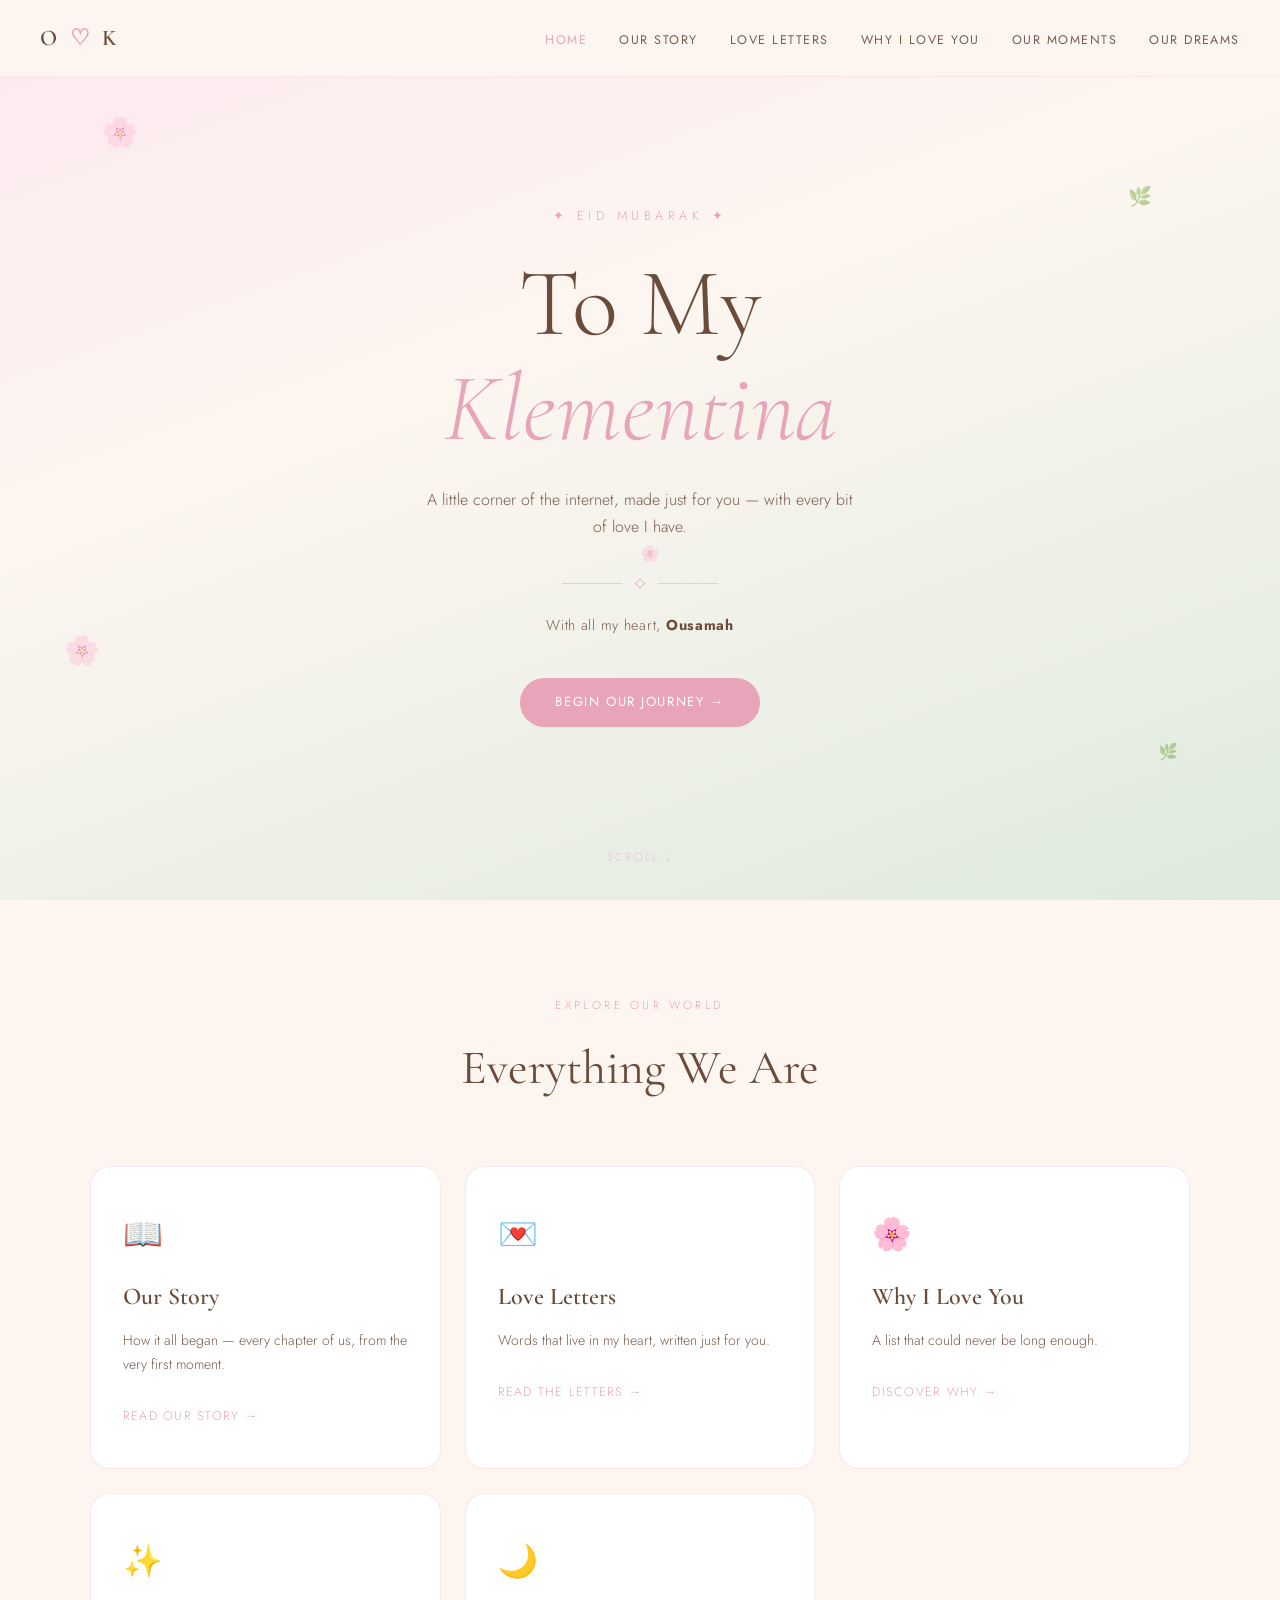
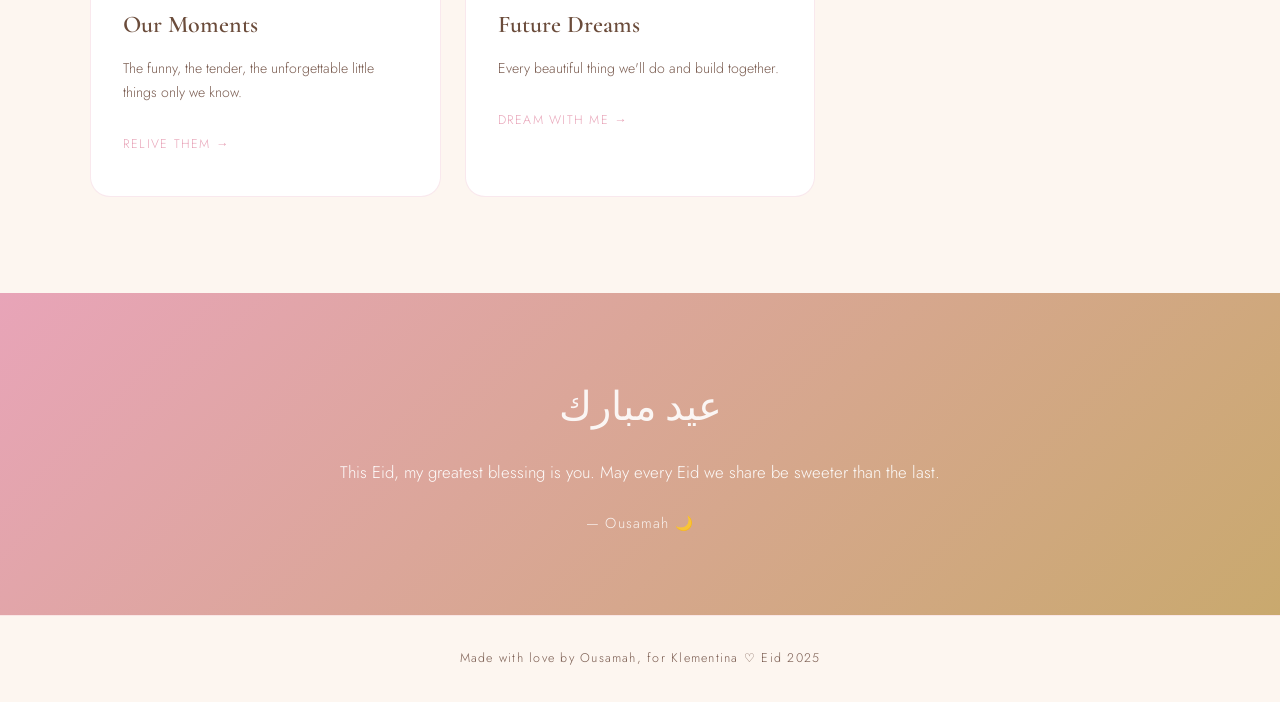
<file: index.html>
<!DOCTYPE html>
<html lang="en">
<head>
  <meta charset="UTF-8" />
  <meta name="viewport" content="width=device-width, initial-scale=1.0"/>
  <title>Ousamah & Klementina ✦ Eid Mubarak</title>
  <link rel="stylesheet" href="css/style.css" />
  <link href="https://fonts.googleapis.com/css2?family=Cormorant+Garamond:ital,wght@0,300;0,400;0,600;1,300;1,400&family=Jost:wght@200;300;400&display=swap" rel="stylesheet"/>
</head>
<body>

  <!-- NAV -->
  <nav class="nav">
    <div class="nav-logo">O <span class="heart-icon">♡</span> K</div>
    <ul class="nav-links">
      <li><a href="index.html" class="active">Home</a></li>
      <li><a href="story.html">Our Story</a></li>
      <li><a href="letters.html">Love Letters</a></li>
      <li><a href="reasons.html">Why I Love You</a></li>
      <li><a href="moments.html">Our Moments</a></li>
      <li><a href="dreams.html">Our Dreams</a></li>
    </ul>
    <button class="nav-toggle" onclick="toggleNav()">☰</button>
  </nav>

  <!-- HERO -->
  <section class="hero">
    <div class="petal petal-1">🌸</div>
    <div class="petal petal-2">🌿</div>
    <div class="petal petal-3">🌸</div>
    <div class="petal petal-4">🌿</div>
    <div class="petal petal-5">🌸</div>

    <div class="hero-content">
      <p class="hero-eid">✦ Eid Mubarak ✦</p>
      <h1 class="hero-title">To My<br/><em>Klementina</em></h1>
      <p class="hero-subtitle">A little corner of the internet, made just for you — with every bit of love I have.</p>
      <div class="hero-divider">
        <span></span><span class="diamond">◇</span><span></span>
      </div>
      <p class="hero-from">With all my heart, <strong>Ousamah</strong></p>
      <a href="story.html" class="btn-primary">Begin Our Journey →</a>
    </div>

    <div class="scroll-hint">scroll ↓</div>
  </section>

  <!-- CARDS OVERVIEW -->
  <section class="cards-section">
    <p class="section-label">explore our world</p>
    <h2 class="section-title">Everything We Are</h2>

    <div class="cards-grid">

      <a href="story.html" class="card card--story">
        <div class="card-icon">📖</div>
        <h3>Our Story</h3>
        <p>How it all began — every chapter of us, from the very first moment.</p>
        <span class="card-link">Read our story →</span>
      </a>

      <a href="letters.html" class="card card--letters">
        <div class="card-icon">💌</div>
        <h3>Love Letters</h3>
        <p>Words that live in my heart, written just for you.</p>
        <span class="card-link">Read the letters →</span>
      </a>

      <a href="reasons.html" class="card card--reasons">
        <div class="card-icon">🌸</div>
        <h3>Why I Love You</h3>
        <p>A list that could never be long enough.</p>
        <span class="card-link">Discover why →</span>
      </a>

      <a href="moments.html" class="card card--moments">
        <div class="card-icon">✨</div>
        <h3>Our Moments</h3>
        <p>The funny, the tender, the unforgettable little things only we know.</p>
        <span class="card-link">Relive them →</span>
      </a>

      <a href="dreams.html" class="card card--dreams">
        <div class="card-icon">🌙</div>
        <h3>Future Dreams</h3>
        <p>Every beautiful thing we'll do and build together.</p>
        <span class="card-link">Dream with me →</span>
      </a>

    </div>
  </section>

  <!-- EID MESSAGE -->
  <section class="eid-banner">
    <div class="eid-inner">
      <p class="eid-arabic">عيد مبارك</p>
      <p class="eid-text">This Eid, my greatest blessing is you. May every Eid we share be sweeter than the last.</p>
      <p class="eid-sig">— Ousamah 🌙</p>
    </div>
  </section>

  <footer class="footer">
    <p>Made with love by Ousamah, for Klementina ♡ Eid 2025</p>
  </footer>

  <script src="js/main.js"></script>
</body>
</html>
</file>
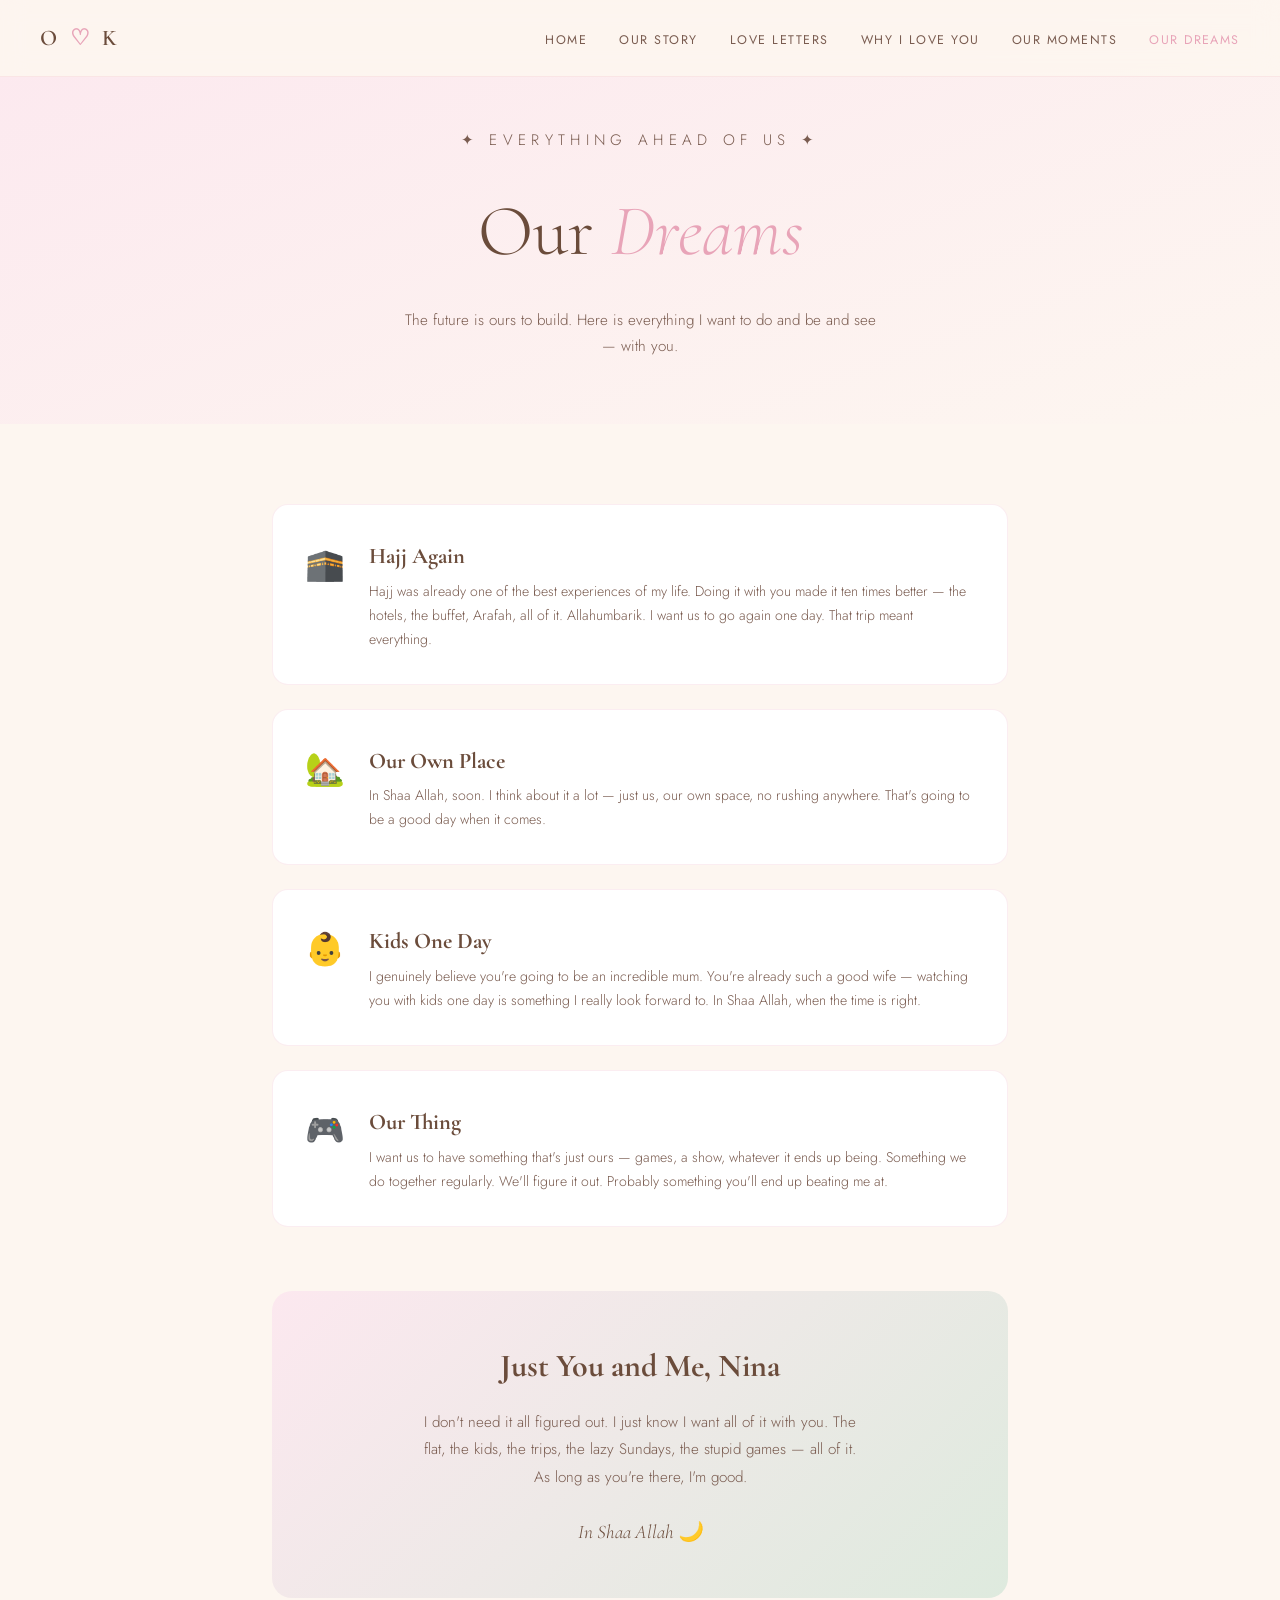
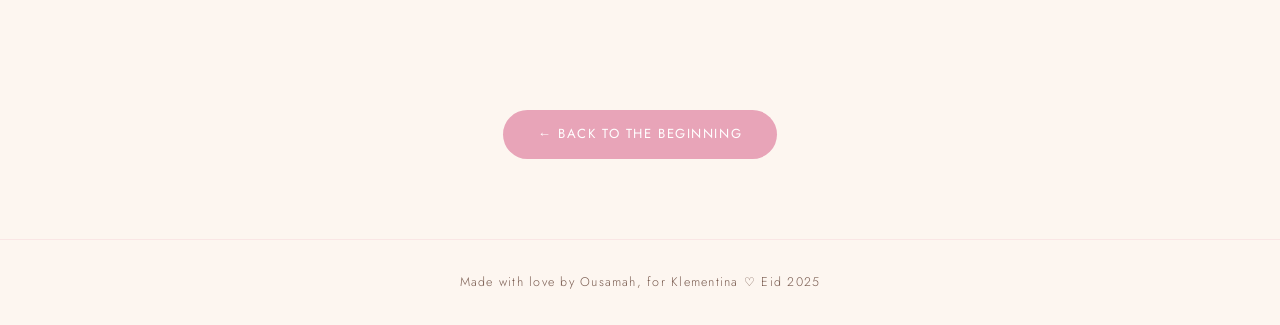
<file: dreams.html>
<!DOCTYPE html>
<html lang="en">
<head>
  <meta charset="UTF-8" />
  <meta name="viewport" content="width=device-width, initial-scale=1.0"/>
  <title>Our Dreams ✦ Ousamah & Klementina</title>
  <link rel="stylesheet" href="css/style.css" />
  <link href="https://fonts.googleapis.com/css2?family=Cormorant+Garamond:ital,wght@0,300;0,400;0,600;1,300;1,400&family=Jost:wght@200;300;400&display=swap" rel="stylesheet"/>
</head>
<body>

  <nav class="nav">
    <div class="nav-logo">O <span class="heart-icon">♡</span> K</div>
    <ul class="nav-links">
      <li><a href="index.html">Home</a></li>
      <li><a href="story.html">Our Story</a></li>
      <li><a href="letters.html">Love Letters</a></li>
      <li><a href="reasons.html">Why I Love You</a></li>
      <li><a href="moments.html">Our Moments</a></li>
      <li><a href="dreams.html" class="active">Our Dreams</a></li>
    </ul>
    <button class="nav-toggle" onclick="toggleNav()">☰</button>
  </nav>

  <section class="page-hero">
    <p class="hero-eid">✦ Everything ahead of us ✦</p>
    <h1>Our <em>Dreams</em></h1>
    <p>The future is ours to build. Here is everything I want to do and be and see — with you.</p>
  </section>

  <section class="dreams-section">

    <div class="dream-item">
      <div class="dream-icon">🕋</div>
      <div>
        <h3>Hajj Again</h3>
        <p>Hajj was already one of the best experiences of my life. Doing it with you made it ten times better — the hotels, the buffet, Arafah, all of it. Allahumbarik. I want us to go again one day. That trip meant everything.</p>
      </div>
    </div>

    <div class="dream-item">
      <div class="dream-icon">🏡</div>
      <div>
        <h3>Our Own Place</h3>
        <p>In Shaa Allah, soon. I think about it a lot — just us, our own space, no rushing anywhere. That's going to be a good day when it comes.</p>
      </div>
    </div>

    <div class="dream-item">
      <div class="dream-icon">👶</div>
      <div>
        <h3>Kids One Day</h3>
        <p>I genuinely believe you're going to be an incredible mum. You're already such a good wife — watching you with kids one day is something I really look forward to. In Shaa Allah, when the time is right.</p>
      </div>
    </div>

    <div class="dream-item">
      <div class="dream-icon">🎮</div>
      <div>
        <h3>Our Thing</h3>
        <p>I want us to have something that's just ours — games, a show, whatever it ends up being. Something we do together regularly. We'll figure it out. Probably something you'll end up beating me at.</p>
      </div>
    </div>

    <div class="dreams-closing">
      <h3>Just You and Me, Nina</h3>
      <p>
        I don't need it all figured out. I just know I want all of it with you.
        The flat, the kids, the trips, the lazy Sundays, the stupid games — all of it.
        As long as you're there, I'm good.
      </p>
      <p style="margin-top: 1.5rem; color: var(--brown); font-family: var(--font-display); font-size: 1.2rem; font-style: italic;">
        In Shaa Allah 🌙
      </p>
    </div>

  </section>

  <div style="text-align:center; padding: 2rem 2rem 5rem;">
    <a href="index.html" class="btn-primary">← Back to the Beginning</a>
  </div>

  <footer class="footer">
    <p>Made with love by Ousamah, for Klementina ♡ Eid 2025</p>
  </footer>

  <script src="js/main.js"></script>
</body>
</html>
</file>
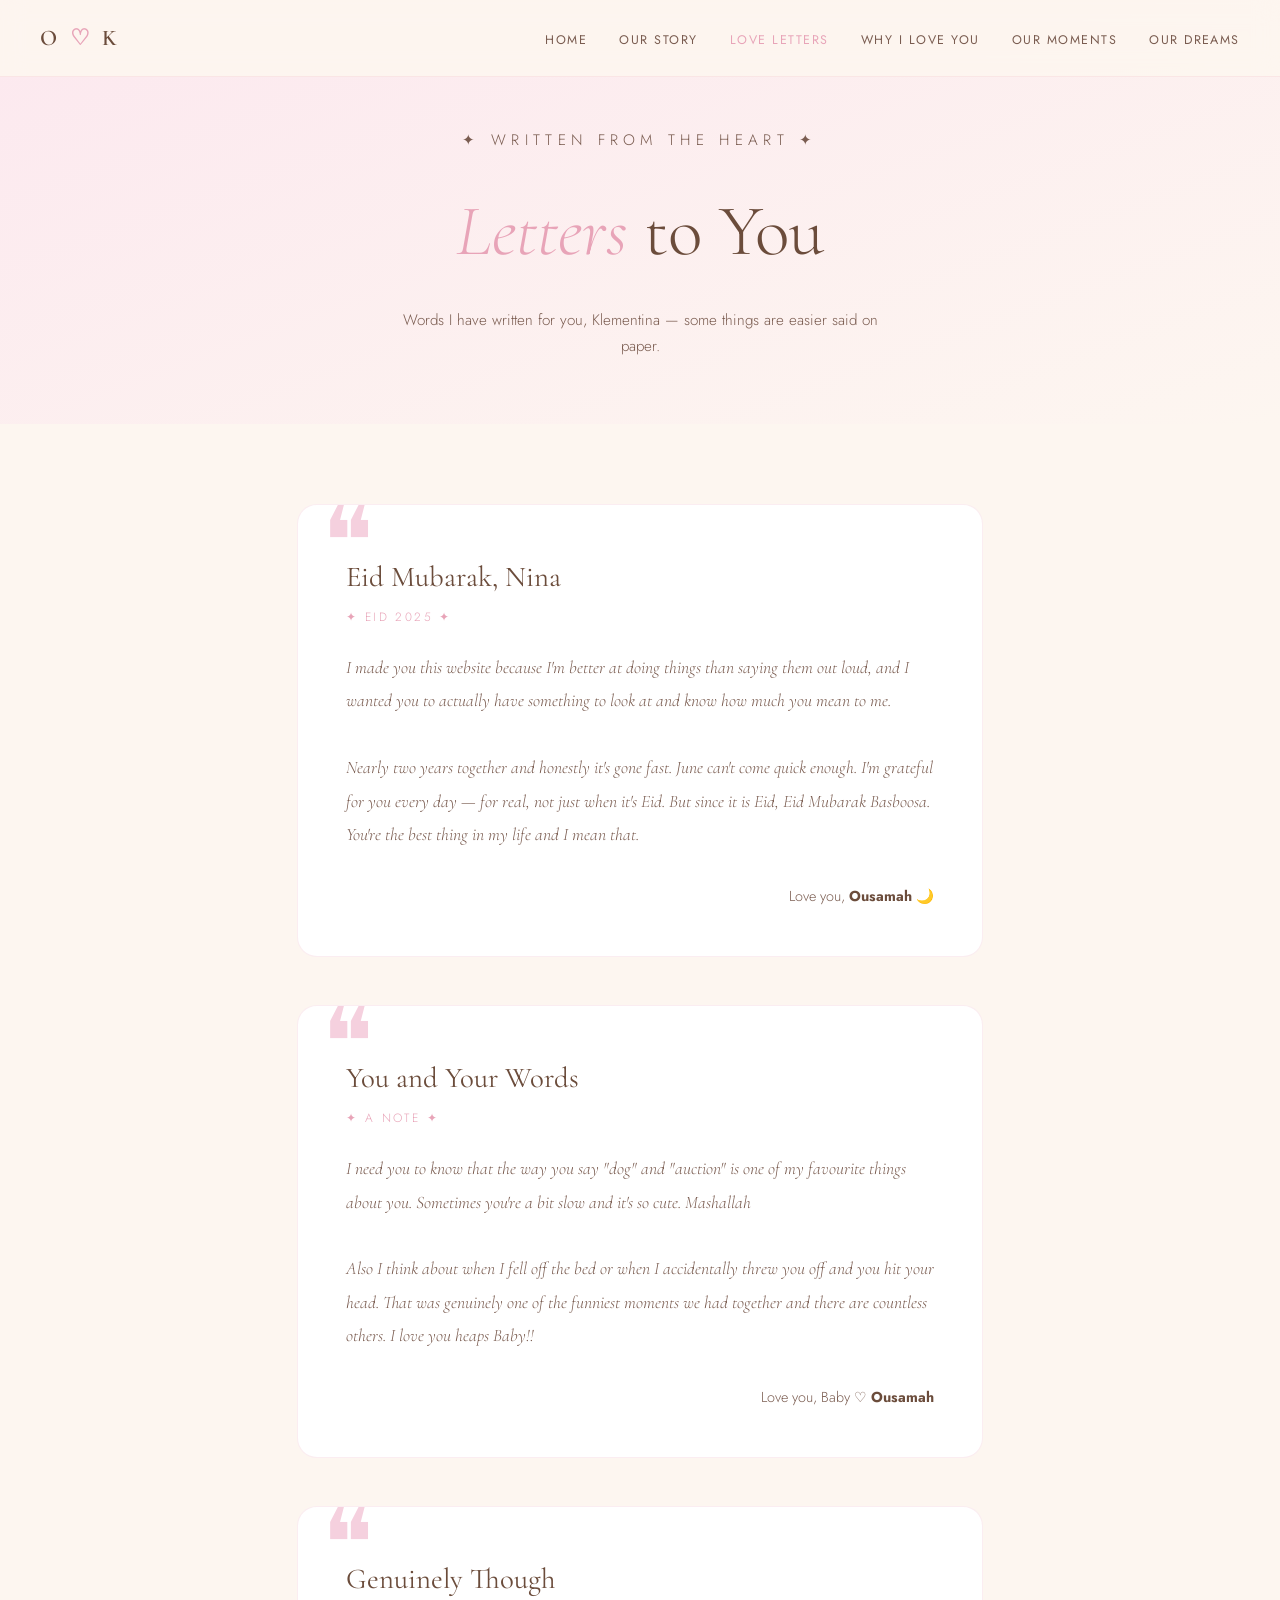
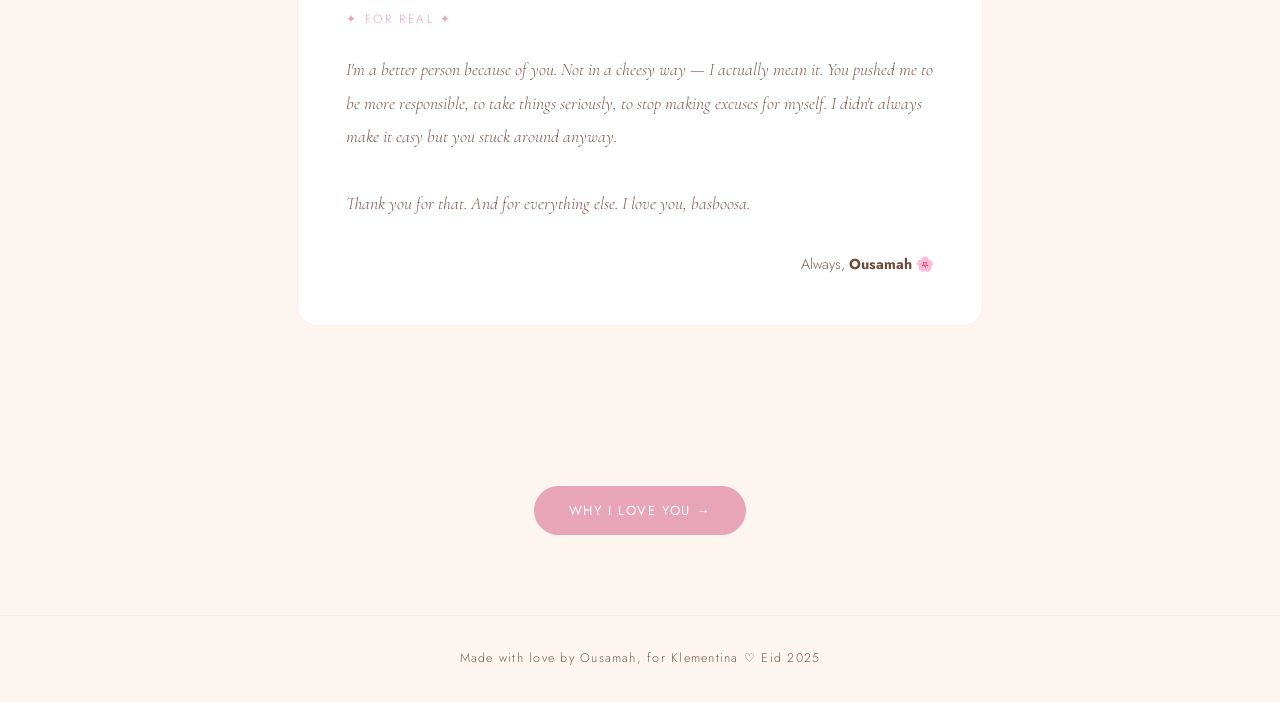
<file: letters.html>
<!DOCTYPE html>
<html lang="en">
<head>
  <meta charset="UTF-8" />
  <meta name="viewport" content="width=device-width, initial-scale=1.0"/>
  <title>Love Letters ✦ Ousamah & Klementina</title>
  <link rel="stylesheet" href="css/style.css" />
  <link href="https://fonts.googleapis.com/css2?family=Cormorant+Garamond:ital,wght@0,300;0,400;0,600;1,300;1,400&family=Jost:wght@200;300;400&display=swap" rel="stylesheet"/>
</head>
<body>

  <nav class="nav">
    <div class="nav-logo">O <span class="heart-icon">♡</span> K</div>
    <ul class="nav-links">
      <li><a href="index.html">Home</a></li>
      <li><a href="story.html">Our Story</a></li>
      <li><a href="letters.html" class="active">Love Letters</a></li>
      <li><a href="reasons.html">Why I Love You</a></li>
      <li><a href="moments.html">Our Moments</a></li>
      <li><a href="dreams.html">Our Dreams</a></li>
    </ul>
    <button class="nav-toggle" onclick="toggleNav()">☰</button>
  </nav>

  <section class="page-hero">
    <p class="hero-eid">✦ Written from the heart ✦</p>
    <h1><em>Letters</em> to You</h1>
    <p>Words I have written for you, Klementina — some things are easier said on paper.</p>
  </section>

  <section class="letters-section">

    <!-- LETTER 1 -->
    <div class="letter">
      <h2 class="letter-title">Eid Mubarak, Nina</h2>
      <p class="letter-date">✦ Eid 2025 ✦</p>
      <div class="letter-body">
        <p>
          I made you this website because I'm better at doing things than saying them out loud,
          and I wanted you to actually have something to look at and know how much you mean to me.
        </p>
        <br/>
        <p>
          Nearly two years together and honestly it's gone fast. June can't come quick enough.
          I'm grateful for you every day — for real, not just when it's Eid. But since it is Eid,
          Eid Mubarak Basboosa. You're the best thing in my life and I mean that.
        </p>
      </div>
      <p class="letter-sig">Love you, <strong>Ousamah</strong> 🌙</p>
    </div>

    <!-- LETTER 2 -->
    <div class="letter">
      <h2 class="letter-title">You and Your Words</h2>
      <p class="letter-date">✦ A note ✦</p>
      <div class="letter-body">
        <p>
          I need you to know that the way you say "dog" and "auction" is one of my favourite
          things about you. Sometimes you're a bit slow and it's so cute. Mashallah
        </p>
        <br/>
        <p>
          Also I think about when I fell off the bed or when I accidentally threw you off and you hit your head. That was genuinely one of the
          funniest moments we had together and there are countless others. I love you heaps Baby!!
        </p>
      </div>
      <p class="letter-sig">Love you, Baby ♡ <strong>Ousamah</strong></p>
    </div>

    <!-- LETTER 3 -->
    <div class="letter">
      <h2 class="letter-title">Genuinely Though</h2>
      <p class="letter-date">✦ For real ✦</p>
      <div class="letter-body">
        <p>
          I'm a better person because of you. Not in a cheesy way — I actually mean it.
          You pushed me to be more responsible, to take things seriously, to stop making
          excuses for myself. I didn't always make it easy but you stuck around anyway.
        </p>
        <br/>
        <p>
          Thank you for that. And for everything else.
          I love you, basboosa.
        </p>
      </div>
      <p class="letter-sig">Always, <strong>Ousamah</strong> 🌸</p>
    </div>

  </section>

  <div style="text-align:center; padding: 2rem 2rem 5rem;">
    <a href="reasons.html" class="btn-primary">Why I Love You →</a>
  </div>

  <footer class="footer">
    <p>Made with love by Ousamah, for Klementina ♡ Eid 2025</p>
  </footer>

  <script src="js/main.js"></script>
</body>
</html>
</file>
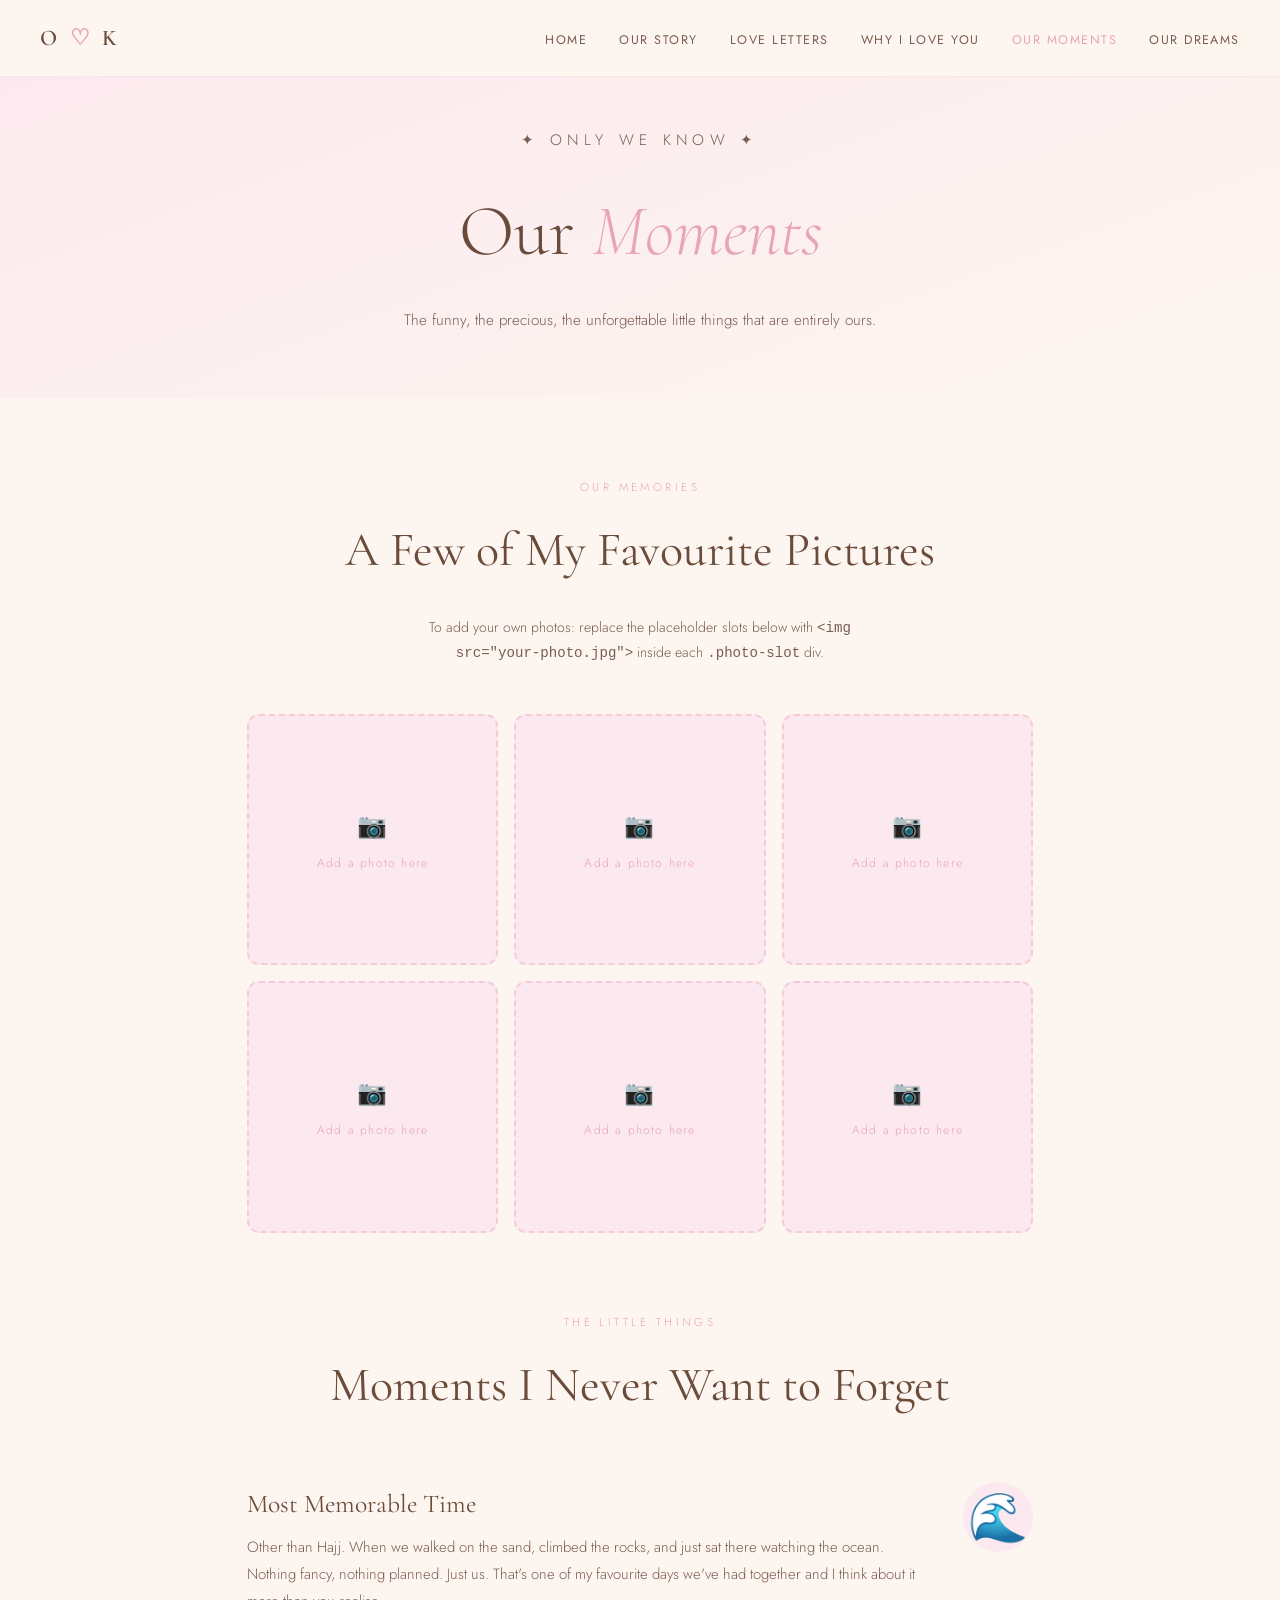
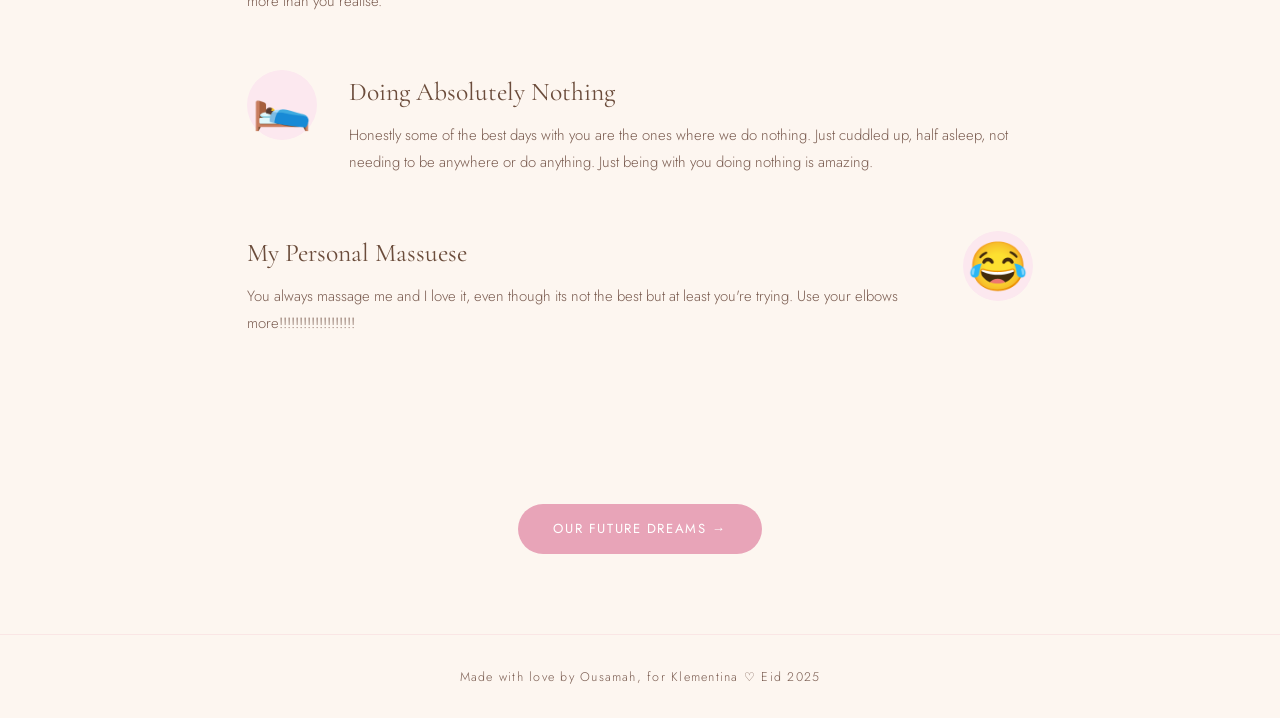
<file: moments.html>
<!DOCTYPE html>
<html lang="en">
<head>
  <meta charset="UTF-8" />
  <meta name="viewport" content="width=device-width, initial-scale=1.0"/>
  <title>Our Moments ✦ Ousamah & Klementina</title>
  <link rel="stylesheet" href="css/style.css" />
  <link href="https://fonts.googleapis.com/css2?family=Cormorant+Garamond:ital,wght@0,300;0,400;0,600;1,300;1,400&family=Jost:wght@200;300;400&display=swap" rel="stylesheet"/>
</head>
<body>

  <nav class="nav">
    <div class="nav-logo">O <span class="heart-icon">♡</span> K</div>
    <ul class="nav-links">
      <li><a href="index.html">Home</a></li>
      <li><a href="story.html">Our Story</a></li>
      <li><a href="letters.html">Love Letters</a></li>
      <li><a href="reasons.html">Why I Love You</a></li>
      <li><a href="moments.html" class="active">Our Moments</a></li>
      <li><a href="dreams.html">Our Dreams</a></li>
    </ul>
    <button class="nav-toggle" onclick="toggleNav()">☰</button>
  </nav>

  <section class="page-hero">
    <p class="hero-eid">✦ Only we know ✦</p>
    <h1>Our <em>Moments</em></h1>
    <p>The funny, the precious, the unforgettable little things that are entirely ours.</p>
  </section>

  <section class="moments-section">

    <!-- PHOTO GRID -->
    <div style="margin-bottom: 1rem;">
      <p class="section-label" style="text-align:center;">our memories</p>
      <h2 class="section-title" style="text-align:center; margin-bottom: 1.5rem;">A Few of My Favourite Pictures</h2>
      <p style="text-align:center; color: var(--text-soft); font-size: 0.88rem; margin-bottom: 2rem; max-width:500px; margin-left:auto; margin-right:auto;">
        To add your own photos: replace the placeholder slots below with <code>&lt;img src="your-photo.jpg"&gt;</code> inside each <code>.photo-slot</code> div.
      </p>
    </div>

    <div class="photo-grid">
      <div class="photo-slot"><span>📷</span>Add a photo here</div>
      <div class="photo-slot"><span>📷</span>Add a photo here</div>
      <div class="photo-slot"><span>📷</span>Add a photo here</div>
      <div class="photo-slot"><span>📷</span>Add a photo here</div>
      <div class="photo-slot"><span>📷</span>Add a photo here</div>
      <div class="photo-slot"><span>📷</span>Add a photo here</div>
    </div>

    <!-- MOMENTS -->
    <div style="margin-top: 5rem;">
      <p class="section-label" style="text-align:center;">the little things</p>
      <h2 class="section-title" style="text-align:center;">Moments I Never Want to Forget</h2>
    </div>

    <div class="moment-block">
      <div class="moment-emoji">🌊</div>
      <div class="moment-text">
        <h3>Most Memorable Time</h3>
        <p>Other than Hajj. When we walked on the sand, climbed the rocks, and just sat there watching the ocean. Nothing fancy, nothing planned. Just us. That's one of my favourite days we've had together and I think about it more than you realise.</p>
      </div>
    </div>

    <div class="moment-block">
      <div class="moment-emoji">🛌</div>
      <div class="moment-text">
        <h3>Doing Absolutely Nothing</h3>
        <p>Honestly some of the best days with you are the ones where we do nothing. Just cuddled up, half asleep, not needing to be anywhere or do anything. Just being with you doing nothing is amazing.</p>
      </div>
    </div>

    <div class="moment-block">
      <div class="moment-emoji">😂</div>
      <div class="moment-text">
        <h3>My Personal Massuese</h3>
        <p>You always massage me and I love it, even though its not the best but at least you're trying. Use your elbows more!!!!!!!!!!!!!!!!!!!</p>
      </div>
    </div>

  </section>

  <div style="text-align:center; padding: 2rem 2rem 5rem;">
    <a href="dreams.html" class="btn-primary">Our Future Dreams →</a>
  </div>

  <footer class="footer">
    <p>Made with love by Ousamah, for Klementina ♡ Eid 2025</p>
  </footer>

  <script src="js/main.js"></script>
</body>
</html>
</file>
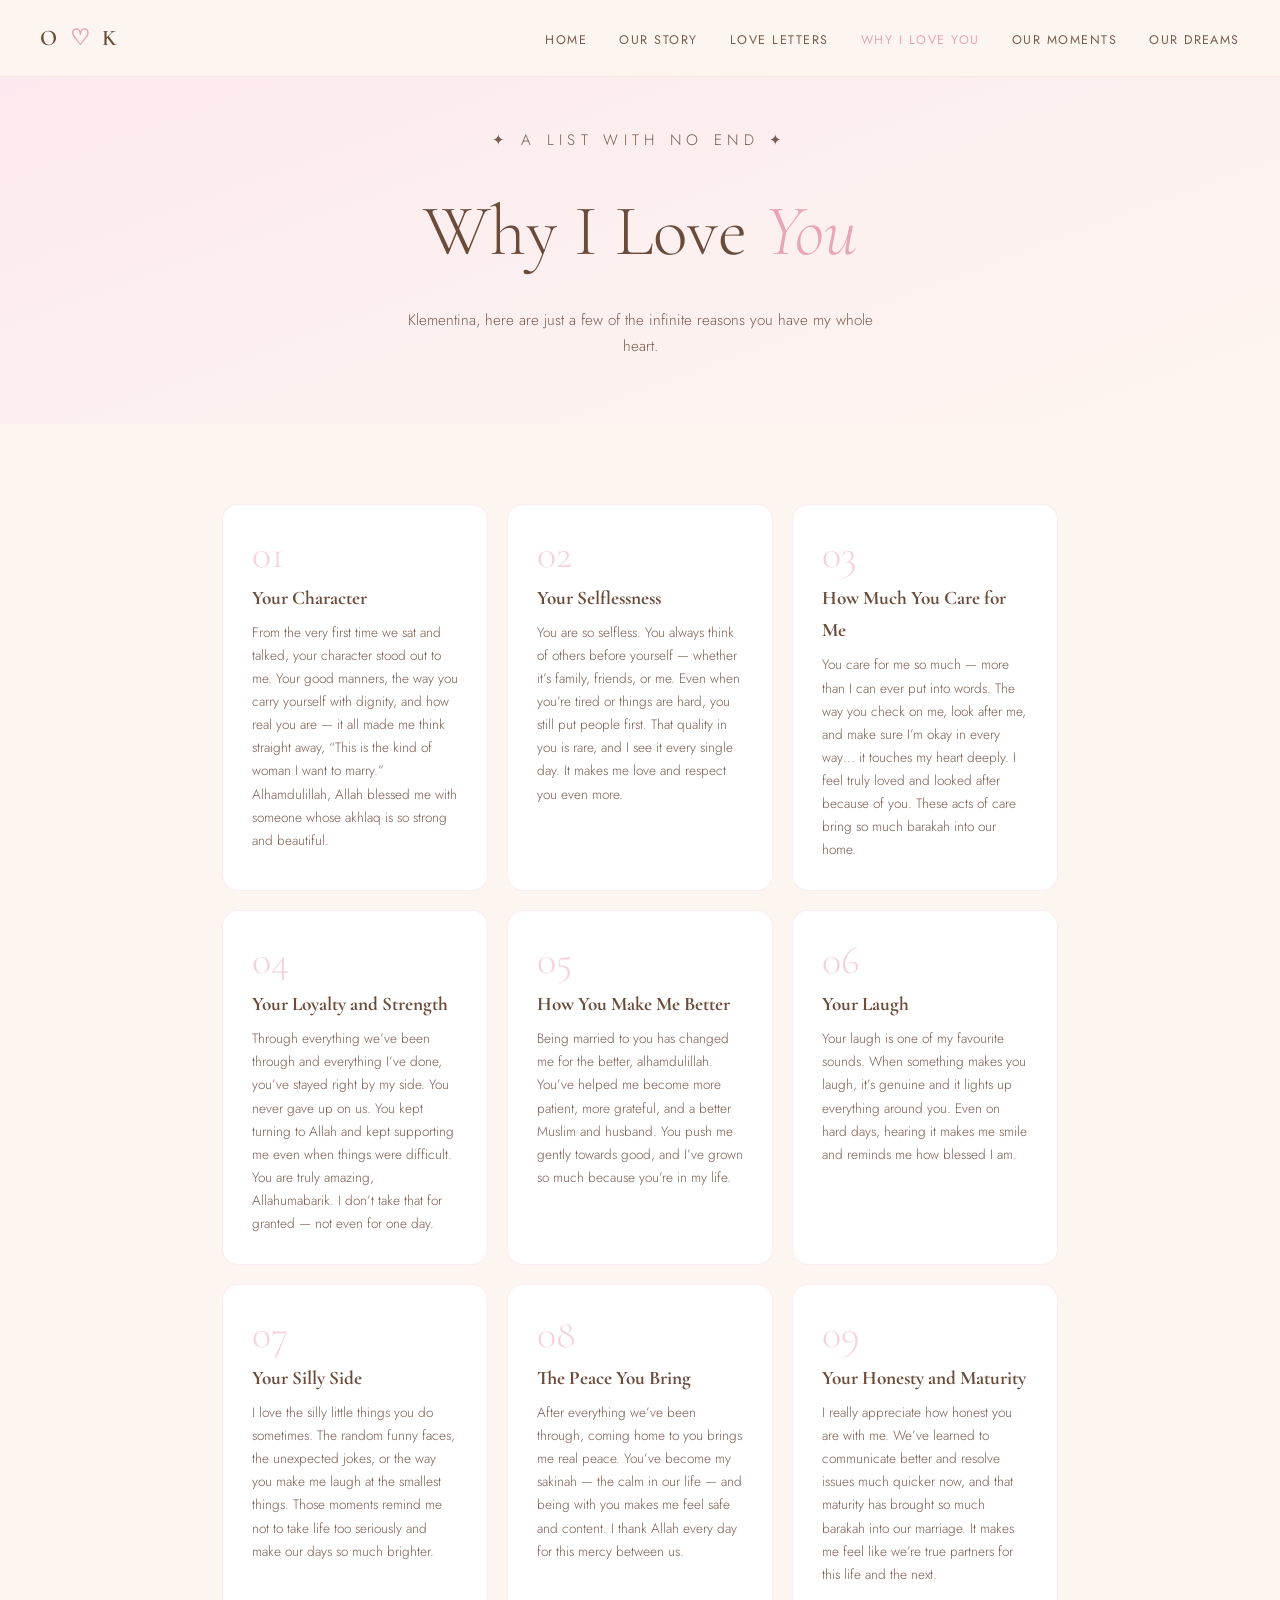
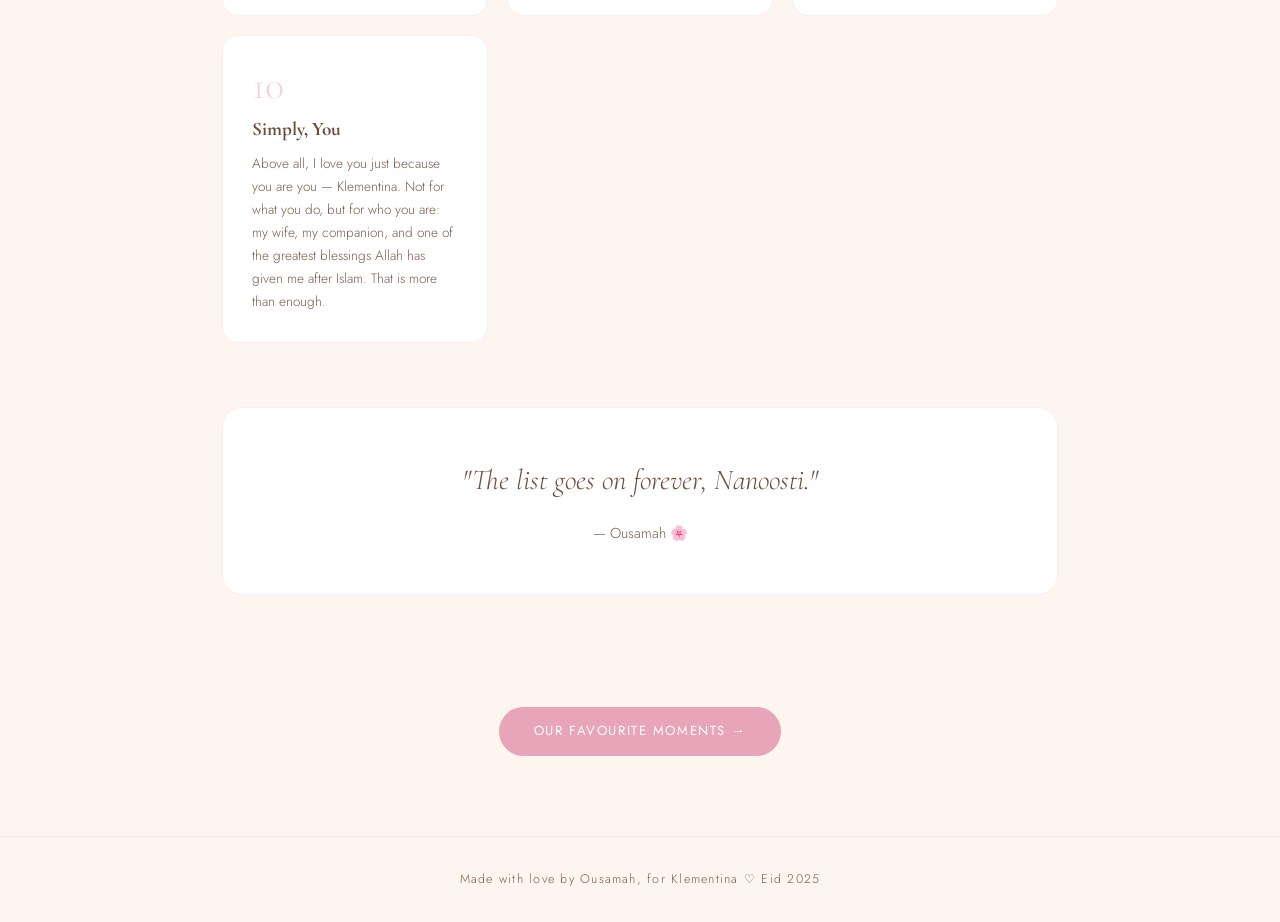
<file: reasons.html>
<!DOCTYPE html>
<html lang="en">
<head>
  <meta charset="UTF-8" />
  <meta name="viewport" content="width=device-width, initial-scale=1.0"/>
  <title>Why I Love You ✦ Ousamah & Klementina</title>
  <link rel="stylesheet" href="css/style.css" />
  <link href="https://fonts.googleapis.com/css2?family=Cormorant+Garamond:ital,wght@0,300;0,400;0,600;1,300;1,400&family=Jost:wght@200;300;400&display=swap" rel="stylesheet"/>
</head>
<body>

  <nav class="nav">
    <div class="nav-logo">O <span class="heart-icon">♡</span> K</div>
    <ul class="nav-links">
      <li><a href="index.html">Home</a></li>
      <li><a href="story.html">Our Story</a></li>
      <li><a href="letters.html">Love Letters</a></li>
      <li><a href="reasons.html" class="active">Why I Love You</a></li>
      <li><a href="moments.html">Our Moments</a></li>
      <li><a href="dreams.html">Our Dreams</a></li>
    </ul>
    <button class="nav-toggle" onclick="toggleNav()">☰</button>
  </nav>

  <section class="page-hero">
    <p class="hero-eid">✦ A list with no end ✦</p>
    <h1>Why I Love <em>You</em></h1>
    <p>Klementina, here are just a few of the infinite reasons you have my whole heart.</p>
  </section>

  <section class="reasons-section">

<div class="reasons-grid">

  <div class="reason-card">
    <div class="reason-number">01</div>
    <h4>Your Character</h4>
    <p>From the very first time we sat and talked, your character stood out to me. Your good manners, the way you carry yourself with dignity, and how real you are — it all made me think straight away, “This is the kind of woman I want to marry.” Alhamdulillah, Allah blessed me with someone whose akhlaq is so strong and beautiful.</p>
  </div>

  <div class="reason-card">
    <div class="reason-number">02</div>
    <h4>Your Selflessness</h4>
    <p>You are so selfless. You always think of others before yourself — whether it’s family, friends, or me. Even when you’re tired or things are hard, you still put people first. That quality in you is rare, and I see it every single day. It makes me love and respect you even more.</p>
  </div>

  <div class="reason-card">
    <div class="reason-number">03</div>
    <h4>How Much You Care for Me</h4>
    <p>You care for me so much — more than I can ever put into words. The way you check on me, look after me, and make sure I’m okay in every way… it touches my heart deeply. I feel truly loved and looked after because of you. These acts of care bring so much barakah into our home.</p>
  </div>

  <div class="reason-card">
    <div class="reason-number">04</div>
    <h4>Your Loyalty and Strength</h4>
    <p>Through everything we’ve been through and everything I’ve done, you’ve stayed right by my side. You never gave up on us. You kept turning to Allah and kept supporting me even when things were difficult. You are truly amazing, Allahumabarik. I don’t take that for granted — not even for one day.</p>
  </div>

  <div class="reason-card">
    <div class="reason-number">05</div>
    <h4>How You Make Me Better</h4>
    <p>Being married to you has changed me for the better, alhamdulillah. You’ve helped me become more patient, more grateful, and a better Muslim and husband. You push me gently towards good, and I’ve grown so much because you’re in my life.</p>
  </div>

  <div class="reason-card">
    <div class="reason-number">06</div>
    <h4>Your Laugh</h4>
    <p>Your laugh is one of my favourite sounds. When something makes you laugh, it’s genuine and it lights up everything around you. Even on hard days, hearing it makes me smile and reminds me how blessed I am.</p>
  </div>

  <div class="reason-card">
    <div class="reason-number">07</div>
    <h4>Your Silly Side</h4>
    <p>I love the silly little things you do sometimes. The random funny faces, the unexpected jokes, or the way you make me laugh at the smallest things. Those moments remind me not to take life too seriously and make our days so much brighter.</p>
  </div>

  <div class="reason-card">
    <div class="reason-number">08</div>
    <h4>The Peace You Bring</h4>
    <p>After everything we’ve been through, coming home to you brings me real peace. You’ve become my sakinah — the calm in our life — and being with you makes me feel safe and content. I thank Allah every day for this mercy between us.</p>
  </div>

  <div class="reason-card">
    <div class="reason-number">09</div>
    <h4>Your Honesty and Maturity</h4>
    <p>I really appreciate how honest you are with me. We’ve learned to communicate better and resolve issues much quicker now, and that maturity has brought so much barakah into our marriage. It makes me feel like we’re true partners for this life and the next.</p>
  </div>

  <div class="reason-card">
    <div class="reason-number">10</div>
    <h4>Simply, You</h4>
    <p>Above all, I love you just because you are you — Klementina. Not for what you do, but for who you are: my wife, my companion, and one of the greatest blessings Allah has given me after Islam. That is more than enough.</p>
  </div>

</div>

    <div style="text-align:center; margin-top: 4rem; padding: 3rem; background: white; border-radius: 20px; border: 1px solid rgba(232,164,184,0.2);">
      <p style="font-family: var(--font-display); font-size: 1.8rem; color: var(--brown); font-style: italic; margin-bottom: 1rem;">
        "The list goes on forever, Nanoosti."
      </p>
      <p style="color: var(--text-soft); font-size: 0.9rem;">— Ousamah 🌸</p>
    </div>

  </section>

  <div style="text-align:center; padding: 2rem 2rem 5rem;">
    <a href="moments.html" class="btn-primary">Our Favourite Moments →</a>
  </div>

  <footer class="footer">
    <p>Made with love by Ousamah, for Klementina ♡ Eid 2025</p>
  </footer>

  <script src="js/main.js"></script>
</body>
</html>
</file>
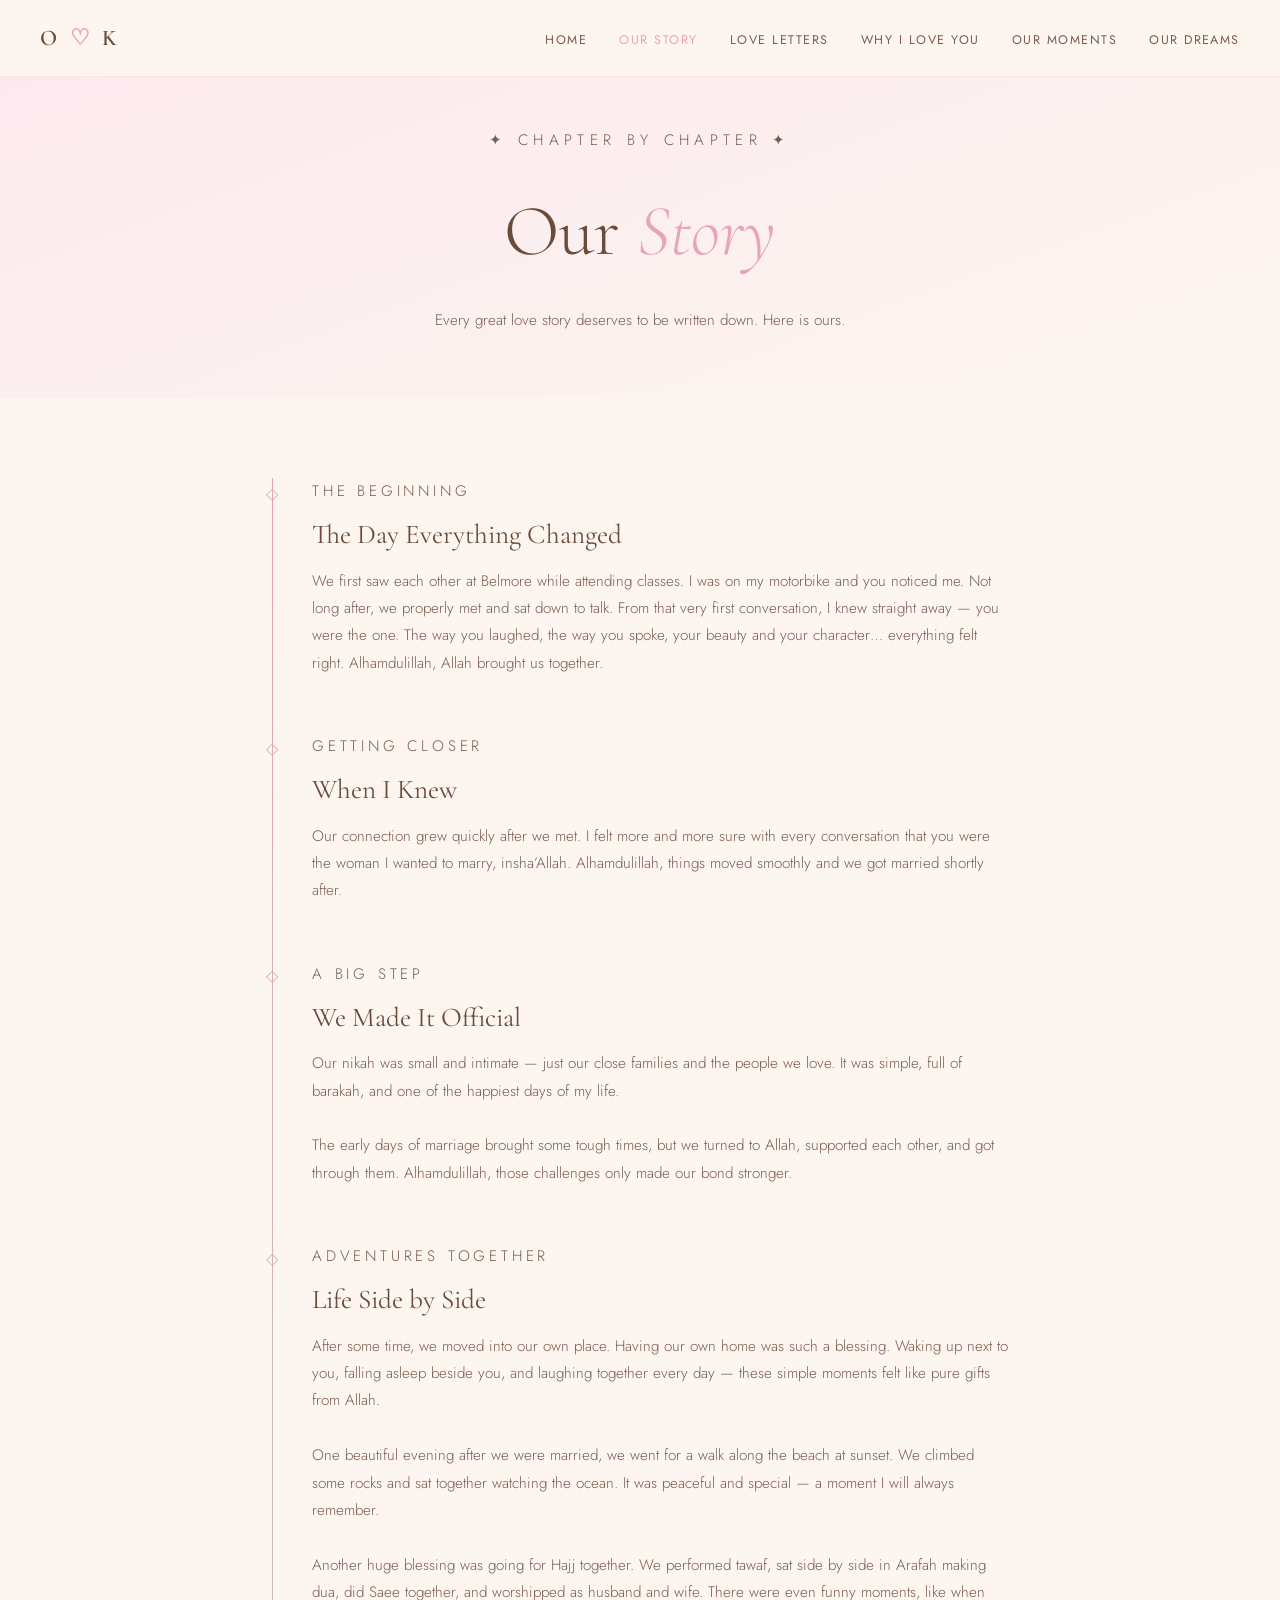
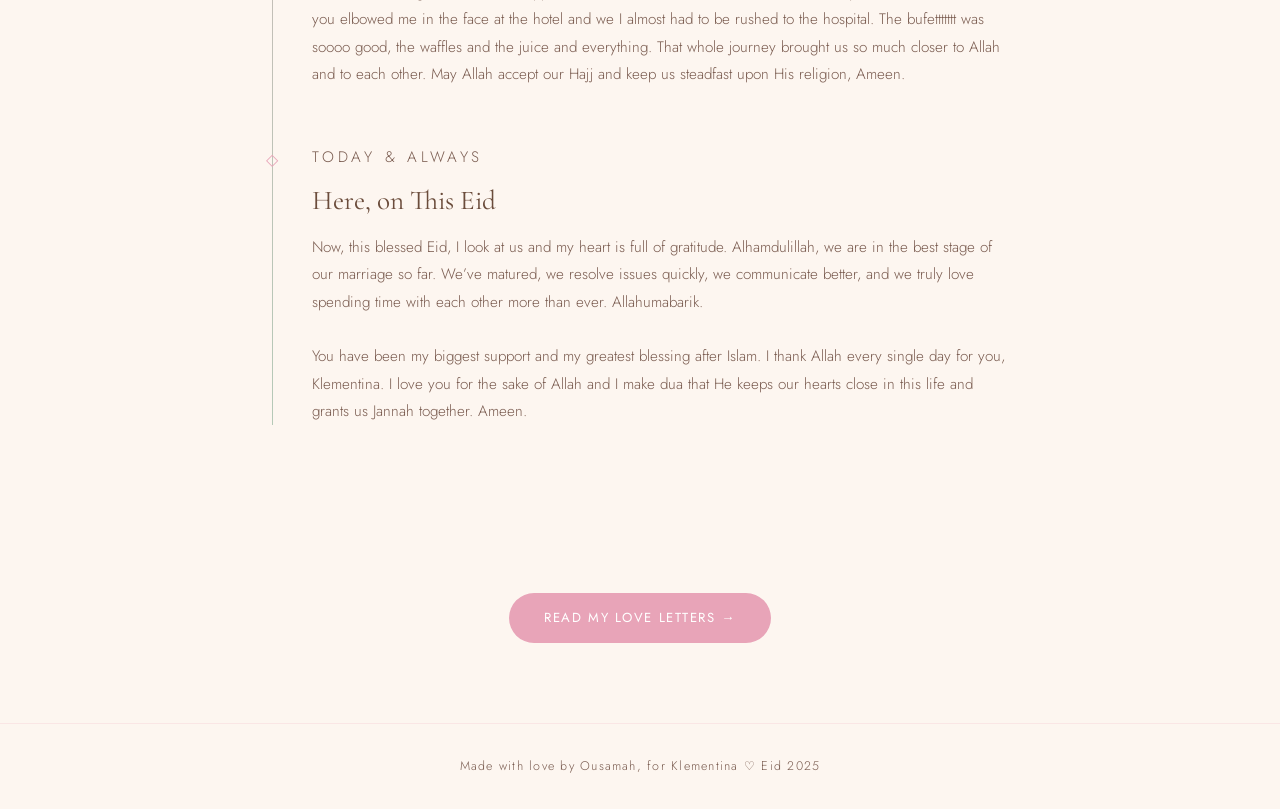
<file: story.html>
<!DOCTYPE html>
<html lang="en">
<head>
  <meta charset="UTF-8" />
  <meta name="viewport" content="width=device-width, initial-scale=1.0"/>
  <title>Our Story ✦ Ousamah & Klementina</title>
  <link rel="stylesheet" href="css/style.css" />
  <link href="https://fonts.googleapis.com/css2?family=Cormorant+Garamond:ital,wght@0,300;0,400;0,600;1,300;1,400&family=Jost:wght@200;300;400&display=swap" rel="stylesheet"/>
</head>
<body>

  <nav class="nav">
    <div class="nav-logo">O <span class="heart-icon">♡</span> K</div>
    <ul class="nav-links">
      <li><a href="index.html">Home</a></li>
      <li><a href="story.html" class="active">Our Story</a></li>
      <li><a href="letters.html">Love Letters</a></li>
      <li><a href="reasons.html">Why I Love You</a></li>
      <li><a href="moments.html">Our Moments</a></li>
      <li><a href="dreams.html">Our Dreams</a></li>
    </ul>
    <button class="nav-toggle" onclick="toggleNav()">☰</button>
  </nav>

  <section class="page-hero">
    <p class="hero-eid">✦ Chapter by Chapter ✦</p>
    <h1>Our <em>Story</em></h1>
    <p>Every great love story deserves to be written down. Here is ours.</p>
  </section>

  <section class="story-section">
		<div class="timeline">

  <div class="timeline-item">
    <p class="timeline-date">The Beginning</p>
    <h3>The Day Everything Changed</h3>
    <p>
      We first saw each other at Belmore while attending classes. I was on my motorbike and you noticed me. Not long after, we properly met and sat down to talk. From that very first conversation, I knew straight away — you were the one. The way you laughed, the way you spoke, your beauty and your character… everything felt right. Alhamdulillah, Allah brought us together.
    </p>
  </div>

  <div class="timeline-item">
    <p class="timeline-date">Getting Closer</p>
    <h3>When I Knew</h3>
    <p>
      Our connection grew quickly after we met. I felt more and more sure with every conversation that you were the woman I wanted to marry, insha’Allah. Alhamdulillah, things moved smoothly and we got married shortly after.
    </p>
  </div>

  <div class="timeline-item">
    <p class="timeline-date">A Big Step</p>
    <h3>We Made It Official</h3>
    <p>
      Our nikah was small and intimate — just our close families and the people we love. It was simple, full of barakah, and one of the happiest days of my life.<br><br>
      The early days of marriage brought some tough times, but we turned to Allah, supported each other, and got through them. Alhamdulillah, those challenges only made our bond stronger.
    </p>
  </div>

  <div class="timeline-item">
    <p class="timeline-date">Adventures Together</p>
    <h3>Life Side by Side</h3>
    <p>
      After some time, we moved into our own place. Having our own home was such a blessing. Waking up next to you, falling asleep beside you, and laughing together every day — these simple moments felt like pure gifts from Allah.<br><br>
      One beautiful evening after we were married, we went for a walk along the beach at sunset. We climbed some rocks and sat together watching the ocean. It was peaceful and special — a moment I will always remember.<br><br>
      Another huge blessing was going for Hajj together. We performed tawaf, sat side by side in Arafah making dua, did Saee together, and worshipped as husband and wife. There were even funny moments, like when you elbowed me in the face at the hotel and we I almost had to be rushed to the hospital. The bufettttttt was soooo good, the waffles and the juice and everything. That whole journey brought us so much closer to Allah and to each other. May Allah accept our Hajj and keep us steadfast upon His religion, Ameen.
    </p>
  </div>

  <div class="timeline-item">
    <p class="timeline-date">Today & Always</p>
    <h3>Here, on This Eid</h3>
    <p>
      Now, this blessed Eid, I look at us and my heart is full of gratitude. Alhamdulillah, we are in the best stage of our marriage so far. We’ve matured, we resolve issues quickly, we communicate better, and we truly love spending time with each other more than ever. Allahumabarik.<br><br>
      You have been my biggest support and my greatest blessing after Islam. I thank Allah every single day for you, Klementina. I love you for the sake of Allah and I make dua that He keeps our hearts close in this life and grants us Jannah together. Ameen.
    </p>
  </div>

</div>

  </section>

  <div style="text-align:center; padding: 2rem 2rem 5rem;">
    <a href="letters.html" class="btn-primary">Read My Love Letters →</a>
  </div>

  <footer class="footer">
    <p>Made with love by Ousamah, for Klementina ♡ Eid 2025</p>
  </footer>

  <script src="js/main.js"></script>
</body>
</html>
</file>
<file: css/style.css>
/* ============================================
   GLOBAL STYLES
   ============================================ */

*, *::before, *::after {
  box-sizing: border-box;
  margin: 0;
  padding: 0;
}

:root {
  --rose:       #e8a4b8;
  --blush:      #f5d0de;
  --cream:      #fdf6f0;
  --petal:      #fce8ef;
  --sage:       #b5c9b7;
  --sage-light: #deeade;
  --brown:      #6b4c3b;
  --brown-soft: #9a7060;
  --text:       #3d2b22;
  --text-soft:  #7a5c50;
  --gold:       #c9a96e;

  --font-display: 'Cormorant Garamond', serif;
  --font-body:    'Jost', sans-serif;
}

html { scroll-behavior: smooth; }

body {
  font-family: var(--font-body);
  background-color: var(--cream);
  color: var(--text);
  font-weight: 300;
  line-height: 1.7;
  overflow-x: hidden;
}

a { text-decoration: none; color: inherit; }

/* ============================================
   NAVIGATION
   ============================================ */

.nav {
  position: fixed;
  top: 0; left: 0; right: 0;
  z-index: 100;
  display: flex;
  align-items: center;
  justify-content: space-between;
  padding: 1.2rem 2.5rem;
  background: rgba(253, 246, 240, 0.88);
  backdrop-filter: blur(12px);
  border-bottom: 1px solid rgba(232, 164, 184, 0.2);
}

.nav-logo {
  font-family: var(--font-display);
  font-size: 1.4rem;
  font-weight: 600;
  letter-spacing: 0.1em;
  color: var(--brown);
}

.heart-icon {
  color: var(--rose);
  margin: 0 0.2rem;
}

.nav-links {
  display: flex;
  gap: 2rem;
  list-style: none;
}

.nav-links a {
  font-size: 0.78rem;
  letter-spacing: 0.12em;
  text-transform: uppercase;
  color: var(--text-soft);
  transition: color 0.3s;
  font-weight: 400;
}

.nav-links a:hover,
.nav-links a.active {
  color: var(--rose);
}

.nav-toggle {
  display: none;
  background: none;
  border: none;
  font-size: 1.4rem;
  cursor: pointer;
  color: var(--brown);
}

/* ============================================
   HERO
   ============================================ */

.hero {
  min-height: 100vh;
  display: flex;
  flex-direction: column;
  align-items: center;
  justify-content: center;
  text-align: center;
  padding: 6rem 2rem 4rem;
  background: linear-gradient(160deg, #fce8ef 0%, #fdf6f0 40%, #deeade 100%);
  position: relative;
  overflow: hidden;
}

/* Floating petals */
.petal {
  position: absolute;
  font-size: 1.8rem;
  opacity: 0.4;
  animation: floatPetal 8s ease-in-out infinite;
  pointer-events: none;
}
.petal-1 { top: 12%; left: 8%; animation-delay: 0s; }
.petal-2 { top: 20%; right: 10%; animation-delay: 1.5s; font-size: 1.2rem; }
.petal-3 { bottom: 25%; left: 5%; animation-delay: 3s; }
.petal-4 { bottom: 15%; right: 8%; animation-delay: 4.5s; font-size: 1rem; }
.petal-5 { top: 60%; left: 50%; animation-delay: 2s; font-size: 1rem; }

@keyframes floatPetal {
  0%, 100% { transform: translateY(0) rotate(0deg); }
  50% { transform: translateY(-20px) rotate(15deg); }
}

.hero-content {
  max-width: 600px;
  animation: fadeUp 1.2s ease forwards;
}

@keyframes fadeUp {
  from { opacity: 0; transform: translateY(30px); }
  to   { opacity: 1; transform: translateY(0); }
}

.hero-eid {
  font-family: var(--font-body);
  font-size: 0.8rem;
  letter-spacing: 0.35em;
  text-transform: uppercase;
  color: var(--rose);
  margin-bottom: 1.5rem;
}

.hero-title {
  font-family: var(--font-display);
  font-size: clamp(3.5rem, 8vw, 6rem);
  font-weight: 300;
  line-height: 1.1;
  color: var(--brown);
  margin-bottom: 1.5rem;
}

.hero-title em {
  font-style: italic;
  color: var(--rose);
}

.hero-subtitle {
  font-size: 1rem;
  color: var(--text-soft);
  max-width: 440px;
  margin: 0 auto 2rem;
  font-weight: 300;
}

.hero-divider {
  display: flex;
  align-items: center;
  justify-content: center;
  gap: 0.8rem;
  margin-bottom: 1.2rem;
}

.hero-divider span:not(.diamond) {
  display: block;
  width: 60px;
  height: 1px;
  background: var(--rose);
  opacity: 0.5;
}

.diamond { color: var(--rose); font-size: 0.8rem; }

.hero-from {
  font-size: 0.9rem;
  color: var(--text-soft);
  margin-bottom: 2.5rem;
  letter-spacing: 0.05em;
}

.hero-from strong { color: var(--brown); }

.btn-primary {
  display: inline-block;
  padding: 0.85rem 2.2rem;
  background: var(--rose);
  color: white;
  border-radius: 50px;
  font-size: 0.82rem;
  letter-spacing: 0.12em;
  text-transform: uppercase;
  font-weight: 400;
  transition: background 0.3s, transform 0.2s;
}

.btn-primary:hover {
  background: var(--brown-soft);
  transform: translateY(-2px);
}

.scroll-hint {
  position: absolute;
  bottom: 2rem;
  font-size: 0.72rem;
  letter-spacing: 0.2em;
  text-transform: uppercase;
  color: var(--rose);
  opacity: 0.6;
  animation: pulse 2s infinite;
}

@keyframes pulse {
  0%, 100% { opacity: 0.4; }
  50% { opacity: 0.9; }
}

/* ============================================
   CARDS SECTION
   ============================================ */

.cards-section {
  padding: 6rem 2rem;
  text-align: center;
  background: var(--cream);
}

.section-label {
  font-size: 0.72rem;
  letter-spacing: 0.3em;
  text-transform: uppercase;
  color: var(--rose);
  margin-bottom: 0.8rem;
}

.section-title {
  font-family: var(--font-display);
  font-size: clamp(2rem, 4vw, 3rem);
  font-weight: 400;
  color: var(--brown);
  margin-bottom: 3.5rem;
}

.cards-grid {
  display: grid;
  grid-template-columns: repeat(auto-fit, minmax(260px, 1fr));
  gap: 1.5rem;
  max-width: 1100px;
  margin: 0 auto;
}

.card {
  background: white;
  border: 1px solid rgba(232, 164, 184, 0.25);
  border-radius: 20px;
  padding: 2.5rem 2rem;
  text-align: left;
  transition: transform 0.3s, box-shadow 0.3s;
  display: block;
}

.card:hover {
  transform: translateY(-6px);
  box-shadow: 0 20px 50px rgba(232, 164, 184, 0.2);
}

.card-icon {
  font-size: 2rem;
  margin-bottom: 1rem;
}

.card h3 {
  font-family: var(--font-display);
  font-size: 1.5rem;
  font-weight: 600;
  color: var(--brown);
  margin-bottom: 0.7rem;
}

.card p {
  font-size: 0.88rem;
  color: var(--text-soft);
  margin-bottom: 1.5rem;
  line-height: 1.7;
}

.card-link {
  font-size: 0.78rem;
  letter-spacing: 0.1em;
  color: var(--rose);
  text-transform: uppercase;
}

/* ============================================
   EID BANNER
   ============================================ */

.eid-banner {
  background: linear-gradient(135deg, #e8a4b8 0%, #c9a96e 100%);
  padding: 5rem 2rem;
  text-align: center;
  color: white;
}

.eid-inner { max-width: 600px; margin: 0 auto; }

.eid-arabic {
  font-family: var(--font-display);
  font-size: 2.5rem;
  font-weight: 300;
  margin-bottom: 1rem;
  opacity: 0.9;
}

.eid-text {
  font-size: 1.05rem;
  line-height: 1.8;
  font-weight: 300;
  margin-bottom: 1.5rem;
  opacity: 0.95;
}

.eid-sig {
  font-size: 0.9rem;
  letter-spacing: 0.08em;
  opacity: 0.85;
}

/* ============================================
   FOOTER
   ============================================ */

.footer {
  text-align: center;
  padding: 2rem;
  font-size: 0.78rem;
  letter-spacing: 0.1em;
  color: var(--text-soft);
  border-top: 1px solid rgba(232, 164, 184, 0.2);
}

/* ============================================
   PAGE HERO (inner pages)
   ============================================ */

.page-hero {
  padding: 8rem 2rem 4rem;
  text-align: center;
  background: linear-gradient(160deg, #fce8ef 0%, #fdf6f0 100%);
}

.page-hero .hero-eid { margin-bottom: 1rem; }

.page-hero h1 {
  font-family: var(--font-display);
  font-size: clamp(2.5rem, 6vw, 4.5rem);
  font-weight: 300;
  color: var(--brown);
  margin-bottom: 1rem;
}

.page-hero h1 em { color: var(--rose); font-style: italic; }

.page-hero p {
  max-width: 480px;
  margin: 0 auto;
  color: var(--text-soft);
  font-size: 0.95rem;
}

/* ============================================
   STORY PAGE
   ============================================ */

.story-section {
  max-width: 800px;
  margin: 0 auto;
  padding: 5rem 2rem;
}

.timeline {
  position: relative;
  padding-left: 2.5rem;
}

.timeline::before {
  content: '';
  position: absolute;
  left: 0;
  top: 0; bottom: 0;
  width: 1px;
  background: linear-gradient(to bottom, var(--rose), var(--sage));
}

.timeline-item {
  position: relative;
  margin-bottom: 3.5rem;
  animation: fadeUp 0.8s ease both;
}

.timeline-item::before {
  content: '◇';
  position: absolute;
  left: -2.9rem;
  top: 0.1rem;
  color: var(--rose);
  font-size: 1rem;
}

.timeline-date {
  font-size: 0.75rem;
  letter-spacing: 0.25em;
  text-transform: uppercase;
  color: var(--rose);
  margin-bottom: 0.4rem;
}

.timeline-item h3 {
  font-family: var(--font-display);
  font-size: 1.7rem;
  font-weight: 400;
  color: var(--brown);
  margin-bottom: 0.6rem;
}

.timeline-item p {
  color: var(--text-soft);
  font-size: 0.95rem;
  line-height: 1.8;
}

/* ============================================
   LETTERS PAGE
   ============================================ */

.letters-section {
  max-width: 750px;
  margin: 0 auto;
  padding: 5rem 2rem;
}

.letter {
  background: white;
  border: 1px solid rgba(232, 164, 184, 0.2);
  border-radius: 20px;
  padding: 3rem;
  margin-bottom: 3rem;
  position: relative;
  overflow: hidden;
}

.letter::before {
  content: '❝';
  position: absolute;
  top: -0.5rem;
  left: 1.5rem;
  font-size: 6rem;
  color: var(--blush);
  font-family: var(--font-display);
  line-height: 1;
  pointer-events: none;
}

.letter-title {
  font-family: var(--font-display);
  font-size: 1.8rem;
  font-weight: 400;
  color: var(--brown);
  margin-bottom: 0.3rem;
}

.letter-date {
  font-size: 0.75rem;
  letter-spacing: 0.2em;
  text-transform: uppercase;
  color: var(--rose);
  margin-bottom: 1.5rem;
}

.letter-body {
  color: var(--text-soft);
  font-size: 0.97rem;
  line-height: 1.9;
  font-style: italic;
  font-family: var(--font-display);
  font-size: 1.1rem;
}

.letter-sig {
  margin-top: 2rem;
  font-size: 0.9rem;
  color: var(--text-soft);
  text-align: right;
}

.letter-sig strong { color: var(--brown); }

/* ============================================
   REASONS PAGE
   ============================================ */

.reasons-section {
  max-width: 900px;
  margin: 0 auto;
  padding: 5rem 2rem;
}

.reasons-grid {
  display: grid;
  grid-template-columns: repeat(auto-fit, minmax(240px, 1fr));
  gap: 1.2rem;
}

.reason-card {
  background: white;
  border: 1px solid rgba(232, 164, 184, 0.2);
  border-radius: 16px;
  padding: 1.8rem;
  transition: transform 0.3s, box-shadow 0.3s;
}

.reason-card:hover {
  transform: translateY(-4px);
  box-shadow: 0 12px 30px rgba(232, 164, 184, 0.15);
}

.reason-number {
  font-family: var(--font-display);
  font-size: 2.5rem;
  font-weight: 300;
  color: var(--blush);
  line-height: 1;
  margin-bottom: 0.5rem;
}

.reason-card h4 {
  font-family: var(--font-display);
  font-size: 1.2rem;
  color: var(--brown);
  margin-bottom: 0.4rem;
}

.reason-card p {
  font-size: 0.85rem;
  color: var(--text-soft);
  line-height: 1.7;
}

/* ============================================
   MOMENTS PAGE
   ============================================ */

.moments-section {
  max-width: 850px;
  margin: 0 auto;
  padding: 5rem 2rem;
}

.moment-block {
  display: flex;
  gap: 2rem;
  margin-bottom: 3.5rem;
  align-items: flex-start;
}

.moment-block:nth-child(even) {
  flex-direction: row-reverse;
}

.moment-emoji {
  font-size: 3rem;
  flex-shrink: 0;
  width: 70px;
  height: 70px;
  background: var(--petal);
  border-radius: 50%;
  display: flex;
  align-items: center;
  justify-content: center;
}

.moment-text h3 {
  font-family: var(--font-display);
  font-size: 1.6rem;
  font-weight: 400;
  color: var(--brown);
  margin-bottom: 0.5rem;
}

.moment-text p {
  color: var(--text-soft);
  font-size: 0.93rem;
  line-height: 1.8;
}

/* Photo grid placeholder */
.photo-grid {
  display: grid;
  grid-template-columns: repeat(3, 1fr);
  gap: 1rem;
  margin: 3rem 0;
}

.photo-slot {
  aspect-ratio: 1;
  background: var(--petal);
  border-radius: 12px;
  display: flex;
  flex-direction: column;
  align-items: center;
  justify-content: center;
  font-size: 0.75rem;
  color: var(--rose);
  letter-spacing: 0.1em;
  text-align: center;
  border: 2px dashed rgba(232, 164, 184, 0.4);
  padding: 1rem;
}

.photo-slot span { font-size: 1.5rem; margin-bottom: 0.4rem; display: block; }

.photo-slot img {
  width: 100%;
  height: 100%;
  object-fit: cover;
  border-radius: 10px;
  display: block;
}

/* ============================================
   DREAMS PAGE
   ============================================ */

.dreams-section {
  max-width: 800px;
  margin: 0 auto;
  padding: 5rem 2rem;
}

.dream-item {
  display: flex;
  align-items: flex-start;
  gap: 1.5rem;
  padding: 2rem;
  background: white;
  border-radius: 16px;
  margin-bottom: 1.5rem;
  border: 1px solid rgba(232, 164, 184, 0.2);
  transition: transform 0.3s;
}

.dream-item:hover { transform: translateX(6px); }

.dream-icon {
  font-size: 2rem;
  flex-shrink: 0;
}

.dream-item h3 {
  font-family: var(--font-display);
  font-size: 1.4rem;
  color: var(--brown);
  margin-bottom: 0.3rem;
}

.dream-item p {
  font-size: 0.88rem;
  color: var(--text-soft);
  line-height: 1.7;
}

.dreams-closing {
  text-align: center;
  margin-top: 4rem;
  padding: 3rem;
  background: linear-gradient(135deg, var(--petal), var(--sage-light));
  border-radius: 20px;
}

.dreams-closing h3 {
  font-family: var(--font-display);
  font-size: 2rem;
  color: var(--brown);
  margin-bottom: 1rem;
}

.dreams-closing p {
  color: var(--text-soft);
  font-size: 0.95rem;
  max-width: 440px;
  margin: 0 auto;
  line-height: 1.8;
}

/* ============================================
   RESPONSIVE
   ============================================ */

@media (max-width: 768px) {
  .nav-links { display: none; flex-direction: column; gap: 1rem; }
  .nav-links.open {
    display: flex;
    position: absolute;
    top: 100%; left: 0; right: 0;
    background: rgba(253, 246, 240, 0.98);
    padding: 1.5rem 2.5rem;
    border-bottom: 1px solid rgba(232, 164, 184, 0.2);
  }
  .nav-toggle { display: block; }

  .moment-block, .moment-block:nth-child(even) {
    flex-direction: column;
  }

  .photo-grid { grid-template-columns: repeat(2, 1fr); }

  .letter { padding: 2rem; }
}
</file>
